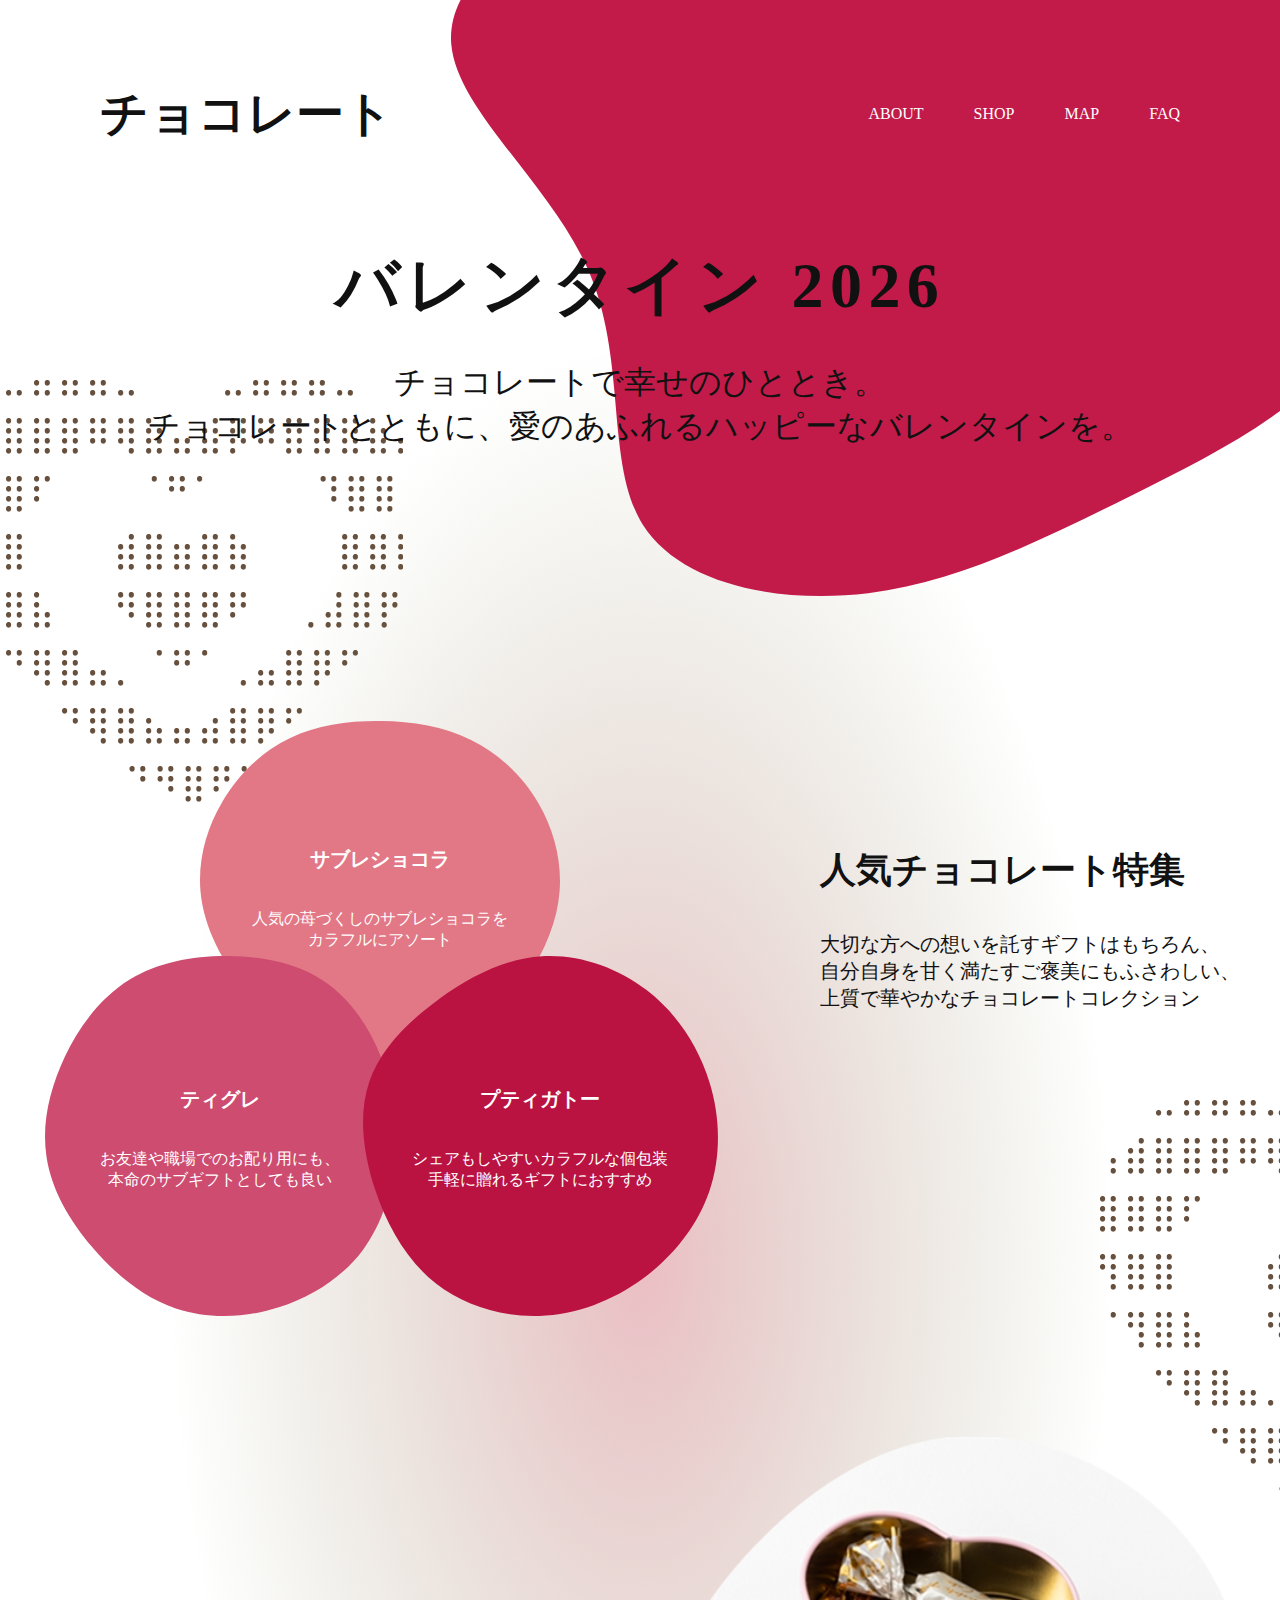
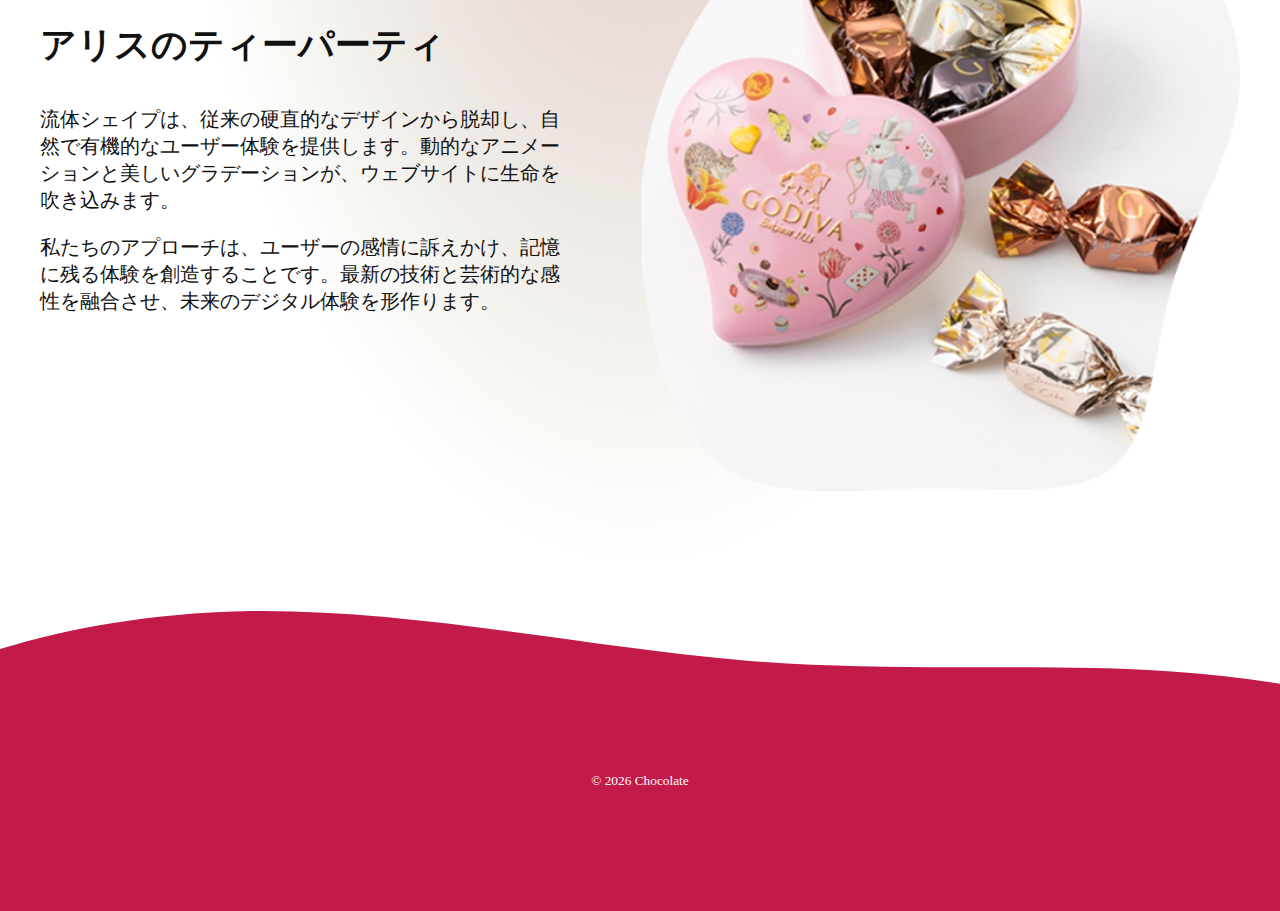
<file: custom/index.html>
<!DOCTYPE html>
<html lang="ja">
    <head>
        <meta charset="UTF-8">
        <title>チョコレート</title>
        <link rel="stylesheet" href="style.css">
    </head>

    <body>
        <header>
            <div class="links">
                <h1 class="logo"><a href="#">チョコレート</a></h1>
                <nav>
                    <a href="#">ABOUT</a>
                    <a href="#">SHOP</a>
                    <a href="#">MAP</a>
                    <a href="#">FAQ</a>
                </nav>
            </div>
            <p class="main-copy">バレンタイン 2026</p>
            <p class="sub-copy">チョコレートで幸せのひととき。<br>
            チョコレートとともに、愛のあふれるハッピーなバレンタインを。</p>
        </header>

        <main>
            <section class="feature">
                <div class="text-area">
                    <h2>人気チョコレート特集</h2>
                    <p>大切な方への想いを託すギフトはもちろん、<br>自分自身を甘く満たすご褒美にもふさわしい、<br>上質で華やかなチョコレートコレクション</p>
                </div>
                <div class="features">
                    <div class="center">
                        <div>
                            <h3>サブレショコラ</h3>
                            <p>人気の苺づくしのサブレショコラを<br>カラフルにアソート</p>
                        </div>
                    </div>
                    <div class="left">
                        <div>
                            <h3>ティグレ</h3>
                            <p>お友達や職場でのお配り用にも、<br>本命のサブギフトとしても良い</p>
                        </div>
                    </div>
                    <div class="right">
                        <div>
                            <h3>プティガトー</h3>
                            <p>シェアもしやすいカラフルな個包装<br>手軽に贈れるギフトにおすすめ</p>
                        </div>
                    </div>
                </div>
            </section>
            <section class="new-era">
                <div class="text-area">
                    <h2>アリスのティーパーティ</h2>
                    <p>流体シェイプは、従来の硬直的なデザインから脱却し、自然で有機的なユーザー体験を提供します。動的なアニメーションと美しいグラデーションが、ウェブサイトに生命を吹き込みます。</p>
                    <p>私たちのアプローチは、ユーザーの感情に訴えかけ、記憶に残る体験を創造することです。最新の技術と芸術的な感性を融合させ、未来のデジタル体験を形作ります。</p>
                </div>
                <img src="img/cat.png" alt="猫">
            </section>
        </main>
        
        <footer>
            <small class="copyright">&copy; 2026 Chocolate</small>
        </footer>
    </body>
</html>
</file>
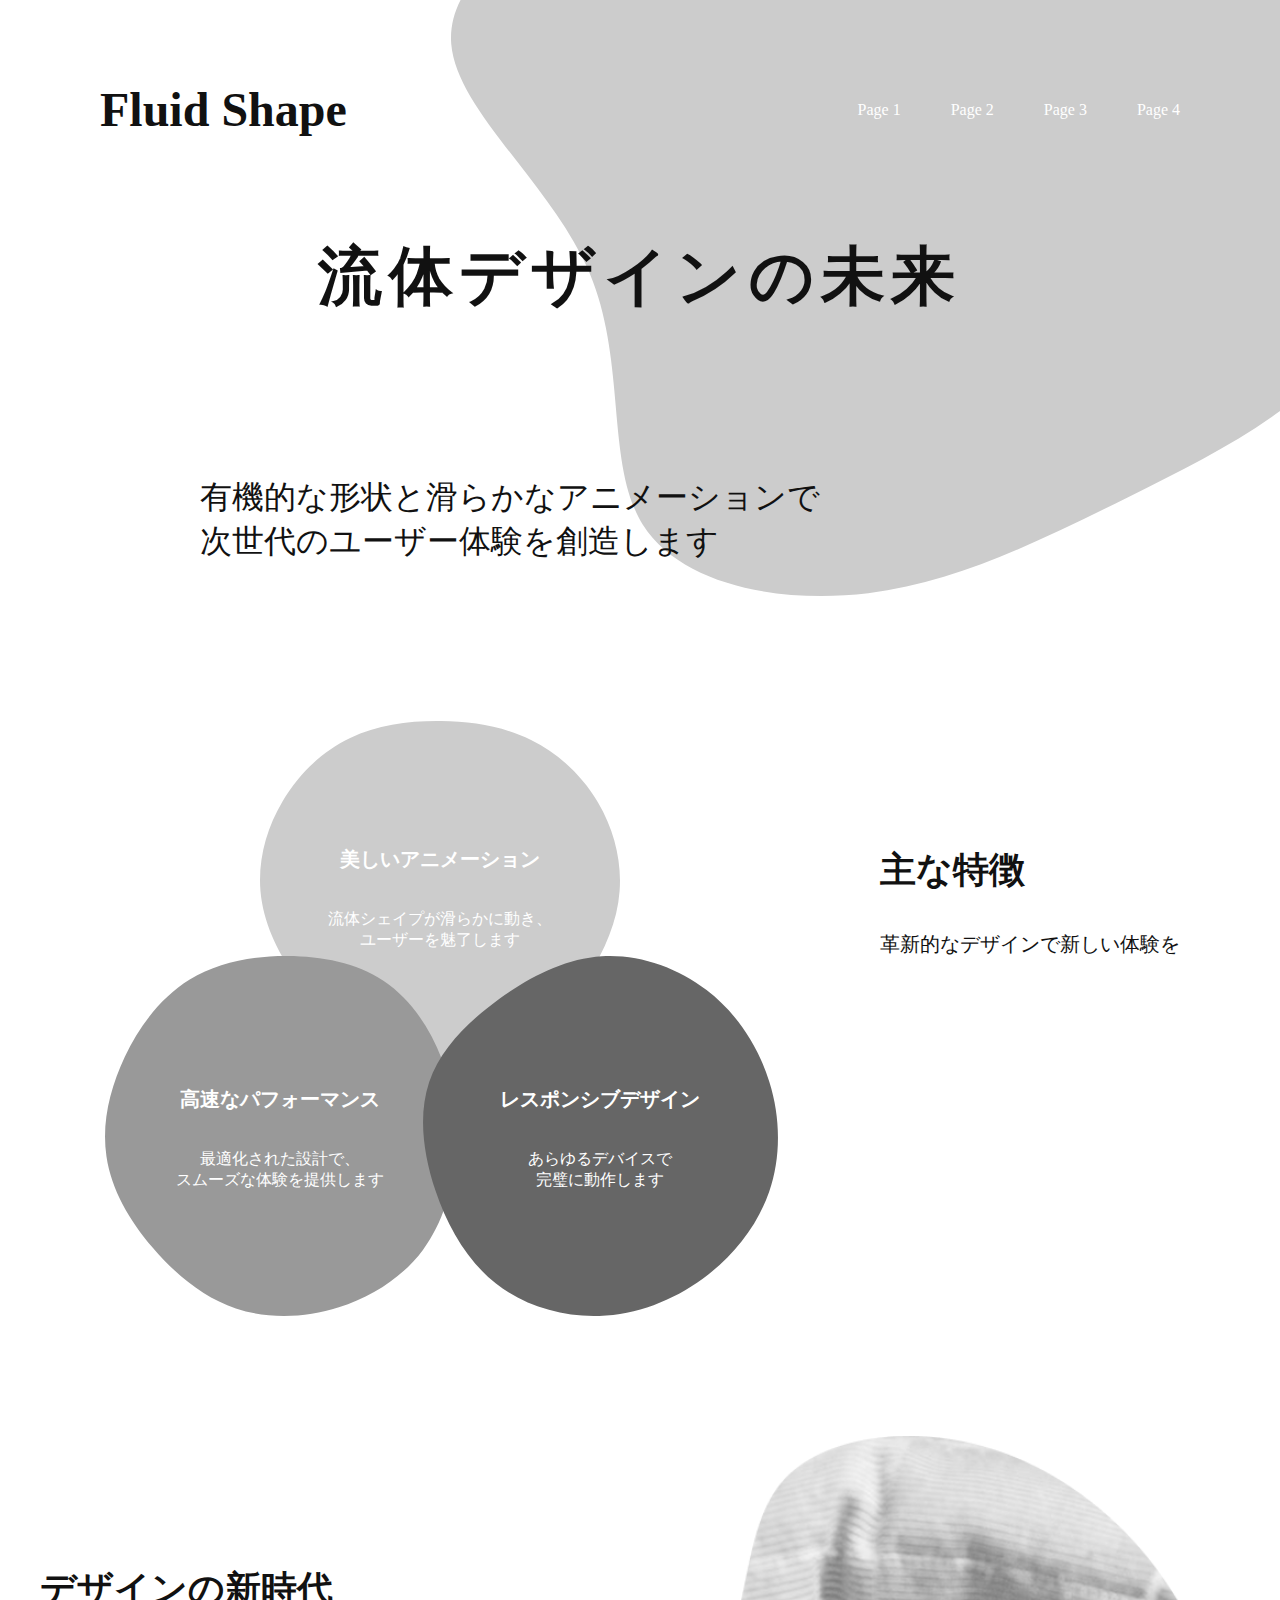
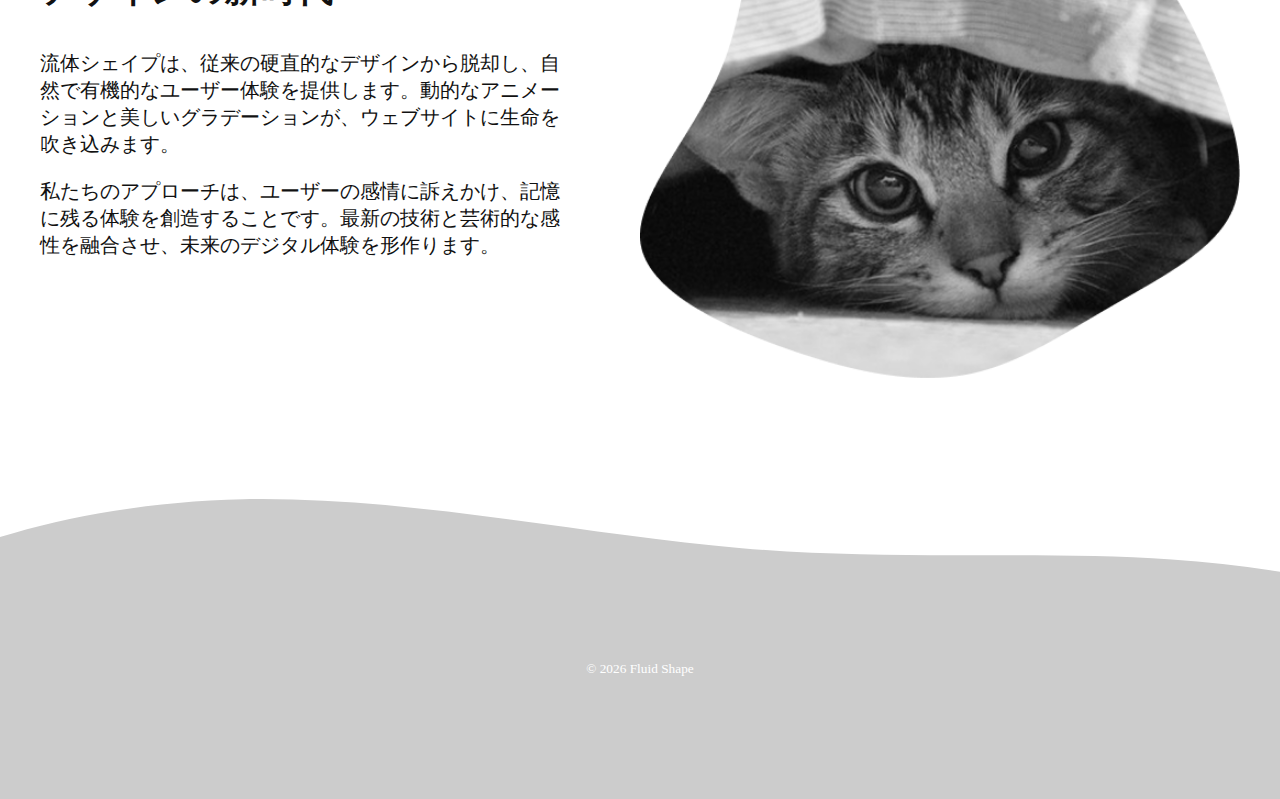
<file: sample/index.html>
<!DOCTYPE html>
<html lang="ja">
    <head>
        <meta charset="UTF-8">
        <title>Fluid Shape</title>
        <link rel="stylesheet" href="style.css">
    </head>

    <body>
        <header>
            <div class="links">
                <h1 class="logo"><a href="#">Fluid Shape</a></h1>
                <nav>
                    <a href="#">Page 1</a>
                    <a href="#">Page 2</a>
                    <a href="#">Page 3</a>
                    <a href="#">Page 4</a>
                </nav>
            </div>
            <p class="main-copy">流体デザインの未来</p>
            <p class="sub-copy">有機的な形状と滑らかなアニメーションで<br>
            次世代のユーザー体験を創造します</p>
        </header>

        <main>
            <section class="feature">
                <div class="text-area">
                    <h2>主な特徴</h2>
                    <p>革新的なデザインで新しい体験を</p>
                </div>
                <div class="features">
                    <div class="center">
                        <div>
                            <h3>美しいアニメーション</h3>
                            <p>流体シェイプが滑らかに動き、<br>ユーザーを魅了します</p>
                        </div>
                    </div>
                    <div class="left">
                        <div>
                            <h3>高速なパフォーマンス</h3>
                            <p>最適化された設計で、<br>スムーズな体験を提供します</p>
                        </div>
                    </div>
                    <div class="right">
                        <div>
                            <h3>レスポンシブデザイン</h3>
                            <p>あらゆるデバイスで<br>完璧に動作します</p>
                        </div>
                    </div>
                </div>
            </section>
            <section class="new-era">
                <div class="text-area">
                    <h2>デザインの新時代</h2>
                    <p>流体シェイプは、従来の硬直的なデザインから脱却し、自然で有機的なユーザー体験を提供します。動的なアニメーションと美しいグラデーションが、ウェブサイトに生命を吹き込みます。</p>
                    <p>私たちのアプローチは、ユーザーの感情に訴えかけ、記憶に残る体験を創造することです。最新の技術と芸術的な感性を融合させ、未来のデジタル体験を形作ります。</p>
                </div>
                <img src="img/cat.png" alt="猫">
            </section>
        </main>
        
        <footer>
            <small class="copyright">&copy; 2026 Fluid Shape</small>
        </footer>
    </body>
</html>
</file>
<file: custom/style.css>
@charset "utf-8";

* {
    box-sizing: border-box;
}
body {
    margin: 0;
    color: #111;
    font-size: 16px;
    background-image: url(img/back.png), url(img/2.png), url(img/2.png);
    background-repeat: no-repeat;
    background-position: center, -50px 380px, 1100px 1100px;
}
a {
    color: inherit;
    text-decoration: none;
}

header {
    height: 596px;
    display: flex;
    flex-direction: column;
    position: relative;
    background: url(img/header.svg) no-repeat top right/contain;
}

.links {
    width: 100%;
    display: flex;
    justify-content: space-between;
    align-items: center;
    padding: 50px 100px 0;
}
.links .logo {
    font-size: 48px;
}
.links nav {
    display: flex;
    gap: 50px;
}
.links nav a {
    color: #fff
}

.main-copy {
    width: 100%;
    font-size: 64px;
    font-weight: 700;
    text-align: center;
    margin: 1em 0 0;
    letter-spacing: .1em;
}

.sub-copy {
    font-size: 32px;
    text-align: center;
    bottom: 0;
    display: flex;
    justify-content: center;
}

main {
    width: 1200px;
    margin: auto;
}
section {
    margin: 120px auto;
}
h2 {
    font-size: 36px;
    margin-bottom: 1em;
}

.text-area p {
    font-size: 20px;
}

.feature {
    display: flex;
    flex-direction: row-reverse;
    justify-content: center;
    gap: 100px;
}
.feature .text-area {
    margin-top: 100px;
}
.features {
    width: 680px;
    height: 600px;
    position: relative;
    text-align: center;
    color: #fff;
}
.features div {
    position: absolute;
    display: flex;
    flex-direction: column;
    justify-content: center;
    align-items: center;
    width: 360px;
    height: 360px;
}

.center {
    background: url(img/center.svg) center/contain no-repeat;
    top: 0;
    left: 50%;
    transform: translateX(-50%);
}
.left {
    background: url(img/left.svg) center/contain no-repeat;
    left: 0;
    bottom: 0;
}
.right {
    background: url(img/right.svg) center/contain no-repeat;
    right: 0;
    bottom: 0;
}

.features h3 {
    font-size: 20px;
    margin-bottom: 1em;
}

.new-era {
    display: flex;
    align-items: center;
    justify-content: space-between;
}
.new-era .text-area {
    width: 44%;
}
.new-era img {
    width: 50%;
    height: auto;
}

footer {
    height: 300px;
    background: url(img/footer.svg) top center /cover no-repeat;
    display: flex;
    justify-content: center;
    align-items: center;
}

.copyright {
    color: #fff;
    margin-top: 40px;
}
</file>
<file: sample/style.css>
@charset "utf-8";

* {
    box-sizing: border-box;
}
body {
    margin: 0;
    color: #111;
    font-size: 16px;
}
a {
    color: inherit;
    text-decoration: none;
}

header {
    height: 596px;
    display: flex;
    flex-direction: column;
    position: relative;
    background: url(img/header.svg) no-repeat top right/contain;
}

.links {
    width: 100%;
    display: flex;
    justify-content: space-between;
    align-items: center;
    padding: 50px 100px 0;
}
.links .logo {
    font-size: 48px;
}
.links nav {
    display: flex;
    gap: 50px;
}
.links nav a {
    color: #fff;
}

.main-copy {
    width: 100%;
    font-size: 64px;
    font-weight: 700;
    text-align: center;
    margin: 1em 0 0;
    letter-spacing: .1em;
}

.sub-copy {
    font-size: 32px;
    position: absolute;
    left: 200px;
    bottom: 0;
}

main {
    width: 1200px;
    margin: auto;
}
section {
    margin: 120px auto;
}
h2 {
    font-size: 36px;
    margin-bottom: 1em;
}

.text-area p {
    font-size: 20px;
}

.feature {
    display: flex;
    flex-direction: row-reverse;
    justify-content: center;
    gap: 100px;
}
.feature .text-area {
    margin-top: 100px;
}
.features {
    width: 680px;
    height: 600px;
    position: relative;
    text-align: center;
    color: #fff;
}
.features div {
    position: absolute;
    display: flex;
    flex-direction: column;
    justify-content: center;
    align-items: center;
    width: 360px;
    height: 360px;
}

.center {
    background: url(img/center.svg) center/contain no-repeat;
    top: 0;
    left: 50%;
    transform: translateX(-50%);
}
.left {
    background: url(img/left.svg) center/contain no-repeat;
    left: 0;
    bottom: 0;
}
.right {
    background: url(img/right.svg) center/contain no-repeat;
    right: 0;
    bottom: 0;
}

.features h3 {
    font-size: 20px;
    margin-bottom: 1em;
}

.new-era {
    display: flex;
    align-items: center;
    justify-content: space-between;
}
.new-era .text-area {
    width: 44%;
}
.new-era img {
    width: 50%;
    height: auto;
}

footer {
    height: 300px;
    background: url(img/footer.svg) top center /cover no-repeat;
    display: flex;
    justify-content: center;
    align-items: center;
}

.copyright {
    color: #fff;
    margin-top: 40px;
}
</file>
